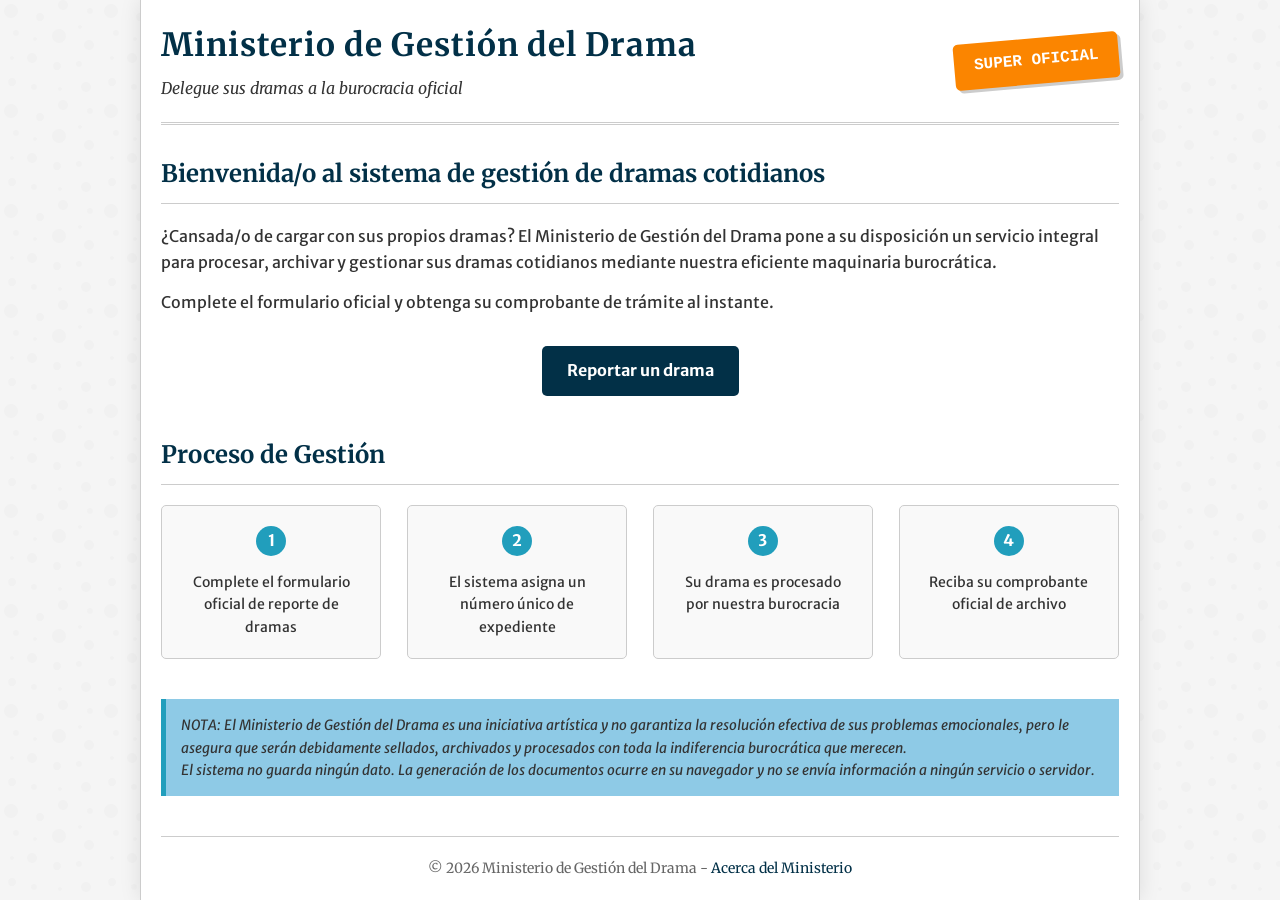
<file: index.html>
<!DOCTYPE html>
<html lang="es">
<head>
    <meta charset="UTF-8">
    <meta name="viewport" content="width=device-width, initial-scale=1.0">
    <title>Ministerio de Gestión del Drama</title>
    <link rel="preconnect" href="https://fonts.googleapis.com">
    <link rel="preconnect" href="https://fonts.gstatic.com" crossorigin>
    <link href="https://fonts.googleapis.com/css2?family=Merriweather+Sans:ital,wght@0,300..800;1,300..800&family=Merriweather:ital,opsz,wght@0,18..144,300..900;1,18..144,300..900&display=swap" rel="stylesheet">
    <link rel="stylesheet" href="styles.css">
    <!-- Open Graph -->
    <meta property="og:title" content="Ministerio de Gestión del Drama">
    <meta property="og:description" content="El Ministerio de Gestión del Drama pone a su disposición un servicio integral para procesar, archivar y gestionar sus dramas cotidianos mediante nuestra eficiente maquinaria burocrática.">
    <meta property="og:image" content="https://valerialaura.com.ar/MiniDrama/preview-image.jpg">
    <meta property="og:url" content="https://valerialaura.com.ar/MiniDrama/">
    <meta property="og:type" content="website">
    <meta property="og:locale" content="es_AR">
    <!-- Twitter Card -->
    <meta name="twitter:card" content="summary_large_image">
    <meta name="twitter:title" content="Ministerio de Gestión del Drama">
    <meta name="twitter:description" content="El Ministerio de Gestión del Drama pone a su disposición un servicio integral para procesar, archivar y gestionar sus dramas cotidianos mediante nuestra eficiente maquinaria burocrática.">
    <meta name="twitter:image" content="https://valerialaura.com.ar/MiniDrama/preview-image.jpg">
</head>
<body>
    <div class="container">
        <header>
            <div class="header-content">
                <div class="logo">
                    <h1>Ministerio de Gestión del Drama</h1>
                    <p class="tagline">Delegue sus dramas a la burocracia oficial</p>
                </div>
                <div class="stamp">SUPER OFICIAL</div>
            </div>
        </header>
        
        <main>
            <section class="intro">
                <h2>Bienvenida/o al sistema de gestión de dramas cotidianos</h2>
                <p>¿Cansada/o de cargar con sus propios dramas? El Ministerio de Gestión del Drama pone a su disposición
                    un servicio integral para procesar, archivar y gestionar sus dramas cotidianos mediante nuestra
                    eficiente maquinaria burocrática.</p>
                <p>Complete el formulario oficial y obtenga su comprobante de trámite al instante.</p>
                
                <div class="cta-button">
                    <a href="formulario-drama.html" class="button">Reportar un drama</a>
                </div>
            </section>
            
            <section class="process">
                <h2>Proceso de Gestión</h2>
                <div class="steps">
                    <div class="step">
                        <div class="step-number">1</div>
                        <div class="step-desc">Complete el formulario oficial de reporte de dramas</div>
                    </div>
                    <div class="step">
                        <div class="step-number">2</div>
                        <div class="step-desc">El sistema asigna un número único de expediente</div>
                    </div>
                    <div class="step">
                        <div class="step-number">3</div>
                        <div class="step-desc">Su drama es procesado por nuestra burocracia</div>
                    </div>
                    <div class="step">
                        <div class="step-number">4</div>
                        <div class="step-desc">Reciba su comprobante oficial de archivo</div>
                    </div>
                </div>
            </section>
            
            <section class="disclaimer">
                <p>NOTA: El Ministerio de Gestión del Drama es una iniciativa artística y no garantiza la resolución efectiva
                    de sus problemas emocionales, pero le asegura que serán debidamente sellados, archivados y procesados con toda
                    la indiferencia burocrática que merecen.<br>El sistema no guarda ningún dato. La generación de los documentos ocurre en su navegador y no se envía información a ningún servicio o servidor.</p>
            </section>
        </main>
        
        <footer>
            <p>© <span class="current-year">2026</span> Ministerio de Gestión del Drama - <a href="acerca-drama.html">Acerca del Ministerio</a></p>
        </footer>
    </div>
    <script src="script.js"></script>
    <script data-goatcounter="https://amigashacker.goatcounter.com/count"
            async src="//gc.zgo.at/count.js"></script>
</body>
</html>
</file>
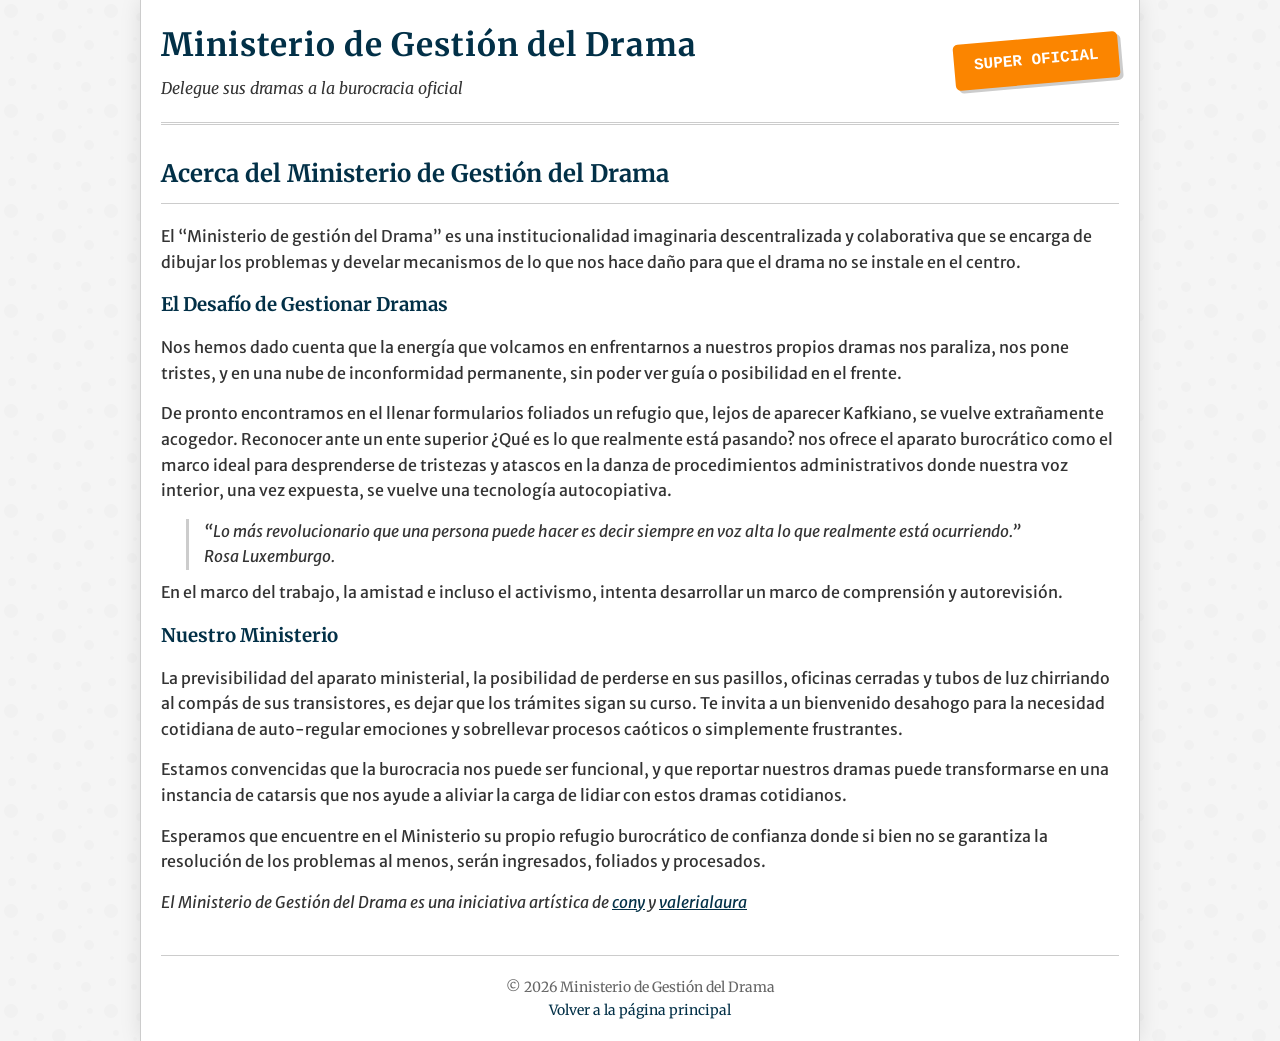
<file: acerca-drama.html>
<!DOCTYPE html>
<html lang="es">
<head>
    <meta charset="UTF-8">
    <meta name="viewport" content="width=device-width, initial-scale=1.0">
    <title>Acerca del Ministerio de Gestión del Drama</title>
    <link rel="preconnect" href="https://fonts.googleapis.com">
    <link rel="preconnect" href="https://fonts.gstatic.com" crossorigin>
    <link href="https://fonts.googleapis.com/css2?family=Merriweather+Sans:ital,wght@0,300..800;1,300..800&family=Merriweather:ital,opsz,wght@0,18..144,300..900;1,18..144,300..900&display=swap" rel="stylesheet">
    <link rel="stylesheet" href="styles.css">
</head>
<body>
    <div class="container">
        <header>
            <div class="header-content">
                <div class="logo">
                    <h1><a href="index.html">Ministerio de Gestión del Drama</a></h1>
                    <p class="tagline">Delegue sus dramas a la burocracia oficial</p>
                </div>
                <div class="stamp">SUPER OFICIAL</div>
            </div>
        </header>
        
        <main>
            <section class="intro">
                <h2>Acerca del Ministerio de Gestión del Drama</h2>
                <p>El “Ministerio de gestión del Drama” es una institucionalidad imaginaria descentralizada y colaborativa que se encarga de dibujar los problemas y develar mecanismos de lo que nos hace daño para que el drama no se instale en el centro.</p>
                <h3>El Desafío de Gestionar Dramas</h3>
                <p>Nos hemos dado cuenta que la energía que volcamos en enfrentarnos a nuestros propios dramas nos paraliza, nos pone tristes, y en una nube de inconformidad permanente, sin poder ver guía o posibilidad en el frente.</p>
                <p>De pronto encontramos en el llenar formularios foliados un refugio que, lejos de aparecer Kafkiano, se vuelve extrañamente acogedor. Reconocer ante un ente superior ¿Qué es lo que realmente está pasando? nos ofrece el aparato burocrático como el marco ideal para desprenderse de tristezas y atascos en la danza de procedimientos administrativos donde nuestra voz interior, una vez expuesta, se vuelve una tecnología autocopiativa.</p>
                <blockquote>“Lo más revolucionario que una persona puede hacer es decir siempre en voz alta lo que realmente está ocurriendo.”<br>
                Rosa Luxemburgo.</blockquote>
                <p>En el marco del trabajo, la amistad e incluso el activismo, intenta desarrollar un marco de comprensión y autorevisión.</p>
                <h3>Nuestro Ministerio</h3>
                <p>La previsibilidad del aparato ministerial, la posibilidad de perderse en sus pasillos, oficinas cerradas y tubos de luz chirriando al compás de sus transistores, es dejar que los trámites sigan su curso. Te invita a un bienvenido desahogo para la necesidad cotidiana de auto-regular emociones y sobrellevar procesos caóticos o simplemente frustrantes.</p>
                <p>Estamos convencidas que la burocracia nos puede ser funcional, y que reportar nuestros dramas puede transformarse en una instancia de catarsis que nos ayude a aliviar la carga de lidiar con estos dramas cotidianos.</p>
                <p>Esperamos que encuentre en el Ministerio su propio refugio burocrático de confianza donde si bien no se garantiza la resolución de los problemas al menos, serán ingresados, foliados y procesados.</p>
                <p class="italica">El Ministerio de Gestión del Drama es una iniciativa artística de <a href="https://amigashacker.club/">cony</a> y <a href="https://valerialaura.com.ar">valerialaura</a></p>
            </section>
        </main>
        
        <footer>
            <p>© <span class="current-year">2026</span> Ministerio de Gestión del Drama</p>
            <p><a href="index.html">Volver a la página principal</a></p>
        </footer>
    </div>
    <script src="script.js"></script>
    <script data-goatcounter="https://amigashacker.goatcounter.com/count"
            async src="//gc.zgo.at/count.js"></script>
</body>
</html>
</file>
<file: styles.css>
/* Estilos generales */
:root {
    --primary-color: #023047;
    --secondary-color: #ffb703;
    --accent-color: #fb8500;
    --secondary-accent-color:#219ebc;
    --background-accent-color:#8ecae6;
    --text-color: #333;
    --light-bg: #f9f9f9;
    --border-color: #ccc;
}

* {
    margin: 0;
    padding: 0;
    box-sizing: border-box;
}

body {
    /* font-family: 'Times New Roman', Times, serif; */
    font-family: "Merriweather Sans", sans-serif;
    font-optical-sizing: auto;
    font-weight: 400;
    font-style: normal;
    color: var(--text-color);
    line-height: 1.6;
    background-color: #f5f5f5;
    background-image: url("data:image/svg+xml,%3Csvg width='100' height='100' viewBox='0 0 100 100' xmlns='http://www.w3.org/2000/svg'%3E%3Cpath d='M11 18c3.866 0 7-3.134 7-7s-3.134-7-7-7-7 3.134-7 7 3.134 7 7 7zm48 25c3.866 0 7-3.134 7-7s-3.134-7-7-7-7 3.134-7 7 3.134 7 7 7zm-43-7c1.657 0 3-1.343 3-3s-1.343-3-3-3-3 1.343-3 3 1.343 3 3 3zm63 31c1.657 0 3-1.343 3-3s-1.343-3-3-3-3 1.343-3 3 1.343 3 3 3zM34 90c1.657 0 3-1.343 3-3s-1.343-3-3-3-3 1.343-3 3 1.343 3 3 3zm56-76c1.657 0 3-1.343 3-3s-1.343-3-3-3-3 1.343-3 3 1.343 3 3 3zM12 86c2.21 0 4-1.79 4-4s-1.79-4-4-4-4 1.79-4 4 1.79 4 4 4zm28-65c2.21 0 4-1.79 4-4s-1.79-4-4-4-4 1.79-4 4 1.79 4 4 4zm23-11c2.76 0 5-2.24 5-5s-2.24-5-5-5-5 2.24-5 5 2.24 5 5 5zm-6 60c2.21 0 4-1.79 4-4s-1.79-4-4-4-4 1.79-4 4 1.79 4 4 4zm29 22c2.76 0 5-2.24 5-5s-2.24-5-5-5-5 2.24-5 5 2.24 5 5 5zM32 63c2.76 0 5-2.24 5-5s-2.24-5-5-5-5 2.24-5 5 2.24 5 5 5zm57-13c2.76 0 5-2.24 5-5s-2.24-5-5-5-5 2.24-5 5 2.24 5 5 5zm-9-21c1.105 0 2-.895 2-2s-.895-2-2-2-2 .895-2 2 .895 2 2 2zM60 91c1.105 0 2-.895 2-2s-.895-2-2-2-2 .895-2 2 .895 2 2 2zM35 41c1.105 0 2-.895 2-2s-.895-2-2-2-2 .895-2 2 .895 2 2 2zM12 60c1.105 0 2-.895 2-2s-.895-2-2-2-2 .895-2 2 .895 2 2 2z' fill='%23e0e0e0' fill-opacity='0.2' fill-rule='evenodd'/%3E%3C/svg%3E");
}

.container {
    max-width: 1000px;
    margin: 0 auto;
    padding: 20px;
    background-color: white;
    box-shadow: 0 0 20px rgba(0, 0, 0, 0.1);
    border-left: 1px solid var(--border-color);
    border-right: 1px solid var(--border-color);
    min-height: 100vh;
}

/* Encabezado */
header {
    border-bottom: 3px double var(--border-color);
    margin-bottom: 30px;
    padding-bottom: 20px;
    font-family: "Merriweather", serif;
}

.header-content {
    display: flex;
    justify-content: space-between;
    align-items: center;
}

.header-content a {
    text-decoration: none;
    color: var(--primary-color);
}

.logo h1 {
    color: var(--primary-color);
    font-size: 32px;
    font-weight: 700;
    /* text-transform: uppercase; */
    letter-spacing: 1px;
    margin-bottom: 5px;
}

.tagline {
    font-style: italic;
    color: var(--text-color);
    font-size: 16px;
}

.stamp {
    background-color: var(--accent-color);
    color: white;
    padding: 10px 20px;
    font-weight: 900;
    border-radius: 5px;
    transform: rotate(-5deg);
    box-shadow: 3px 3px 0 rgba(0, 0, 0, 0.2);
    font-family: 'Courier New', Courier, monospace;
}

/* Secciones principales */
section {
    margin-bottom: 40px;
}

h2 {
    font-family: "Merriweather", serif;
    color: var(--primary-color);
    border-bottom: 1px solid var(--border-color);
    padding-bottom: 10px;
    margin-bottom: 20px;
}

h3 {
    font-family: "Merriweather", serif;
    color: var(--primary-color);
    padding-bottom: 5px;
    margin-bottom: 10px;
}

.intro p {
    margin-bottom: 15px;
}

.intro p a{
    color: var(--primary-color);
}

.italica {
    font-style: italic;
}

blockquote {
    font-style: italic;
    margin-top: 10px;
    margin-bottom: 10px;
    margin-left: 25px;
    padding-left: 15px;
    border-left: 3px solid #ccc;
  }
  

/* Botones */
.cta-button {
    text-align: center;
    margin: 30px 0;
}

.button {
    display: inline-block;
    background-color: var(--primary-color);
    color: white;
    padding: 12px 25px;
    text-decoration: none;
    border-radius: 5px;
    font-weight: bold;
    transition: background-color 0.3s;
    cursor: pointer;
    border: none;
    font-family: inherit;
    font-size: 16px;
}

.button:hover {
    /* background-color: #2a5985; */
    background-color: var(--secondary-color);
}

.button-secondary {
    background-color: #6c757d;
}

.button-secondary:hover {
    background-color: #5a6268;
}

/* Pasos del proceso */
.steps {
    display: flex;
    justify-content: space-between;
    margin-top: 20px;
    flex-wrap: wrap;
}

.step {
    width: 23%;
    text-align: center;
    background-color: var(--light-bg);
    padding: 20px;
    border: 1px solid var(--border-color);
    border-radius: 5px;
    position: relative;
}

.step-number {
    width: 30px;
    height: 30px;
    background-color: var(--secondary-accent-color);
    color: white;
    border-radius: 50%;
    display: flex;
    justify-content: center;
    align-items: center;
    margin: 0 auto 15px;
    font-weight: bold;
}

.step-desc {
    font-size: 14px;
}

/* Notas y disclaimers */
.disclaimer {
    background-color: var(--background-accent-color);
    padding: 15px;
    border-left: 5px solid var(--secondary-accent-color);
    font-size: 14px;
    font-style: italic;
}

/* Formulario */
.form-section {
    background-color: white;
    padding: 30px;
    border: 1px solid var(--border-color);
    border-radius: 5px;
}

.instructions {
    font-family: "Merriweather", serif;
    margin-bottom: 25px;
    font-style: italic;
}

.form-group {
    margin-bottom: 20px;
}

label {
    display: block;
    margin-bottom: 8px;
    font-weight: 400;
}

input[type="text"],
input[type="date"],
select,
textarea {
    width: 100%;
    padding: 10px;
    border: 1px solid var(--border-color);
    border-radius: 4px;
    font-family: inherit;
    font-size: 14px;
}
input[type="range"] {
    width: 100%;
    accent-color:var(--secondary-accent-color);
}

.range-labels {
    display: flex;
    justify-content: space-between;
    margin-top: 5px;
    font-size: 12px;
}

.selected-value {
    text-align: center;
    margin-top: 5px;
    font-weight: bold;
}

.checkbox-group {
    display: flex;
    flex-wrap: wrap;
}

.checkbox-group label {
    margin-right: 15px;
    margin-bottom: 10px;
    font-weight: normal;
    display: flex;
    align-items: center;
}

.checkbox-group input[type="checkbox"] {
    margin-right: 5px;
}

.acceptance {
    background-color: var(--light-bg);
    padding: 15px;
    border-radius: 4px;
}

.form-actions {
    display: flex;
    justify-content: space-between;
    margin-top: 30px;
}

/* Footer */
footer {
    font-family: "Merriweather", serif;
    margin-top: 40px;
    padding-top: 20px;
    border-top: 1px solid var(--border-color);
    text-align: center;
    font-size: 14px;
    color: #666;
}

footer a {
    color: var(--primary-color);
    text-decoration: none;
}

footer a:hover {
    text-decoration: underline;
}

/* Estilos para PDF */
#pdfTemplate {
    font-family: 'Times New Roman', Times, serif;
    color: #000;
    line-height: 1.5;
}

/* Media queries para responsividad */
@media (max-width: 768px) {
    .header-content {
        flex-direction: column;
        text-align: center;
    }
    
    .stamp {
        margin-top: 15px;
    }
    
    .steps {
        flex-direction: column;
    }
    
    .step {
        width: 100%;
        margin-bottom: 15px;
    }
    
    .form-actions {
        flex-direction: column;
    }
    
    button {
        margin-bottom: 10px;
    }
}
</file>
